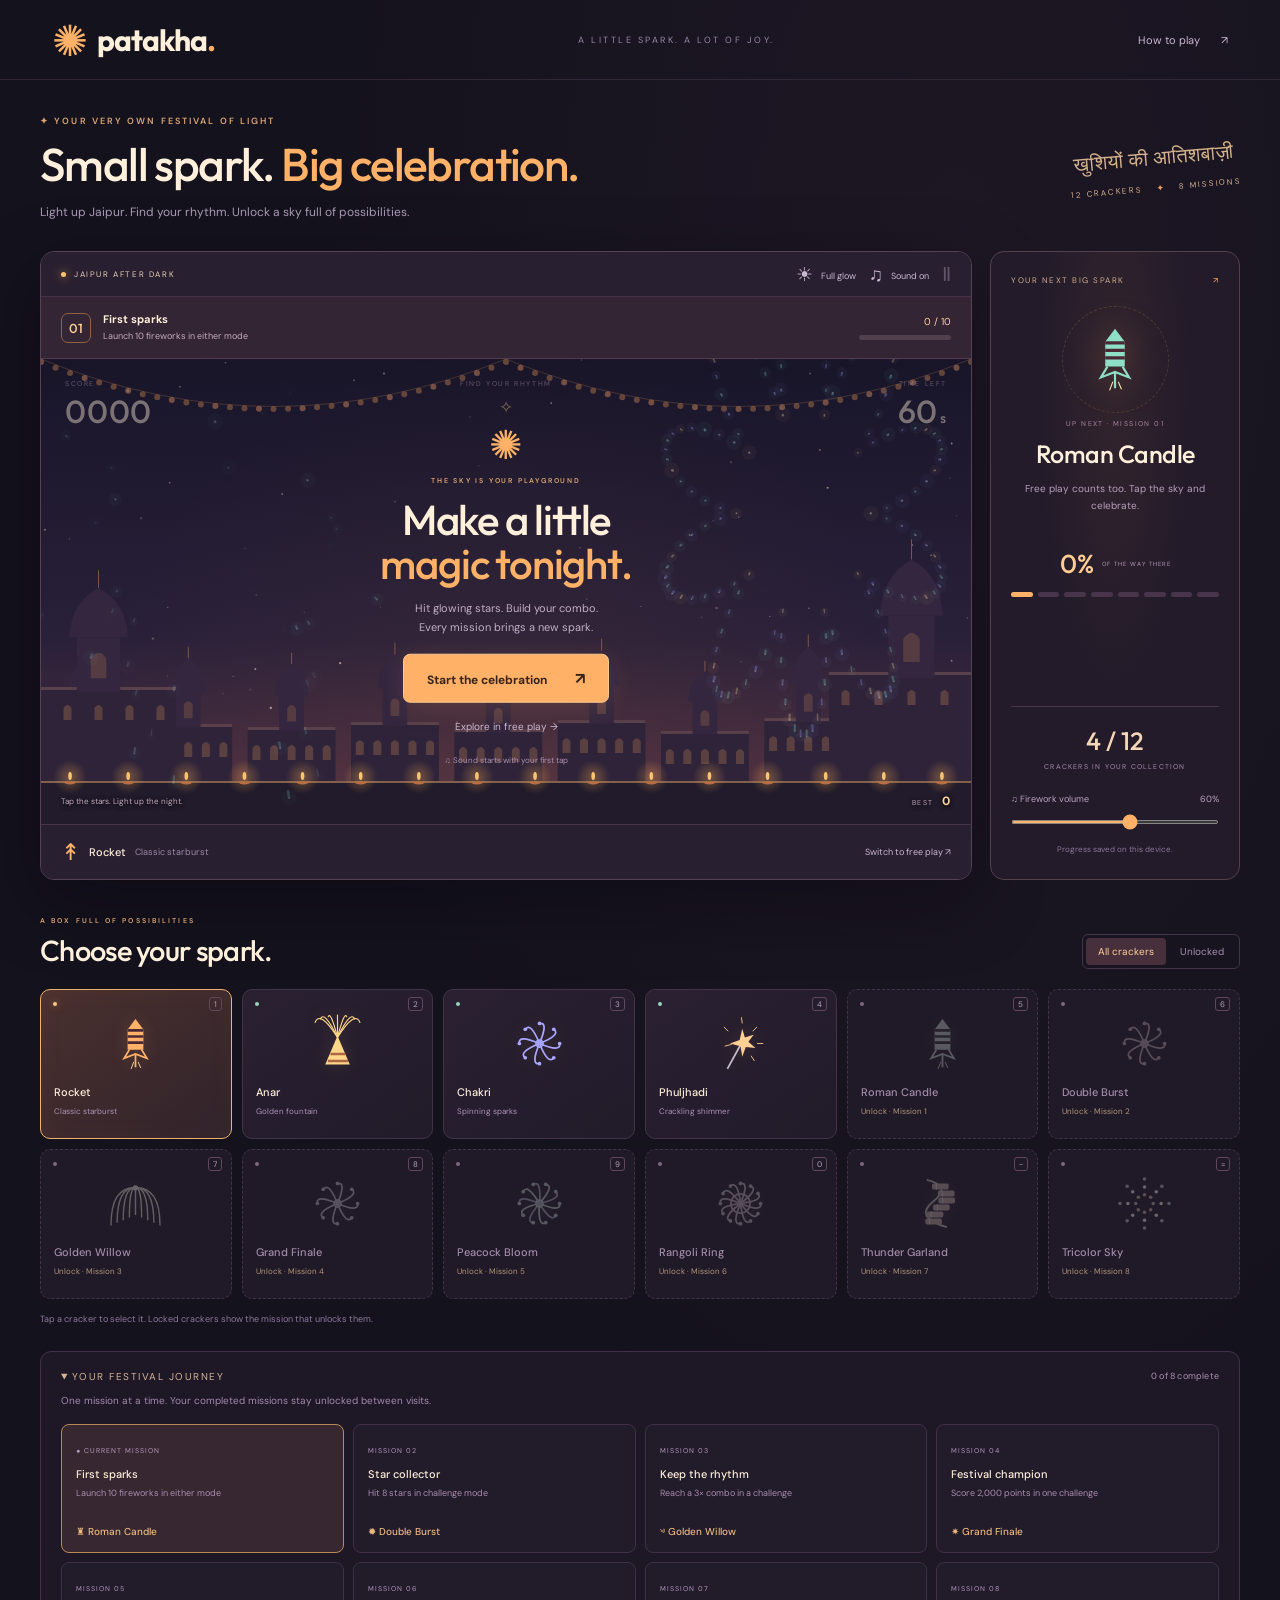
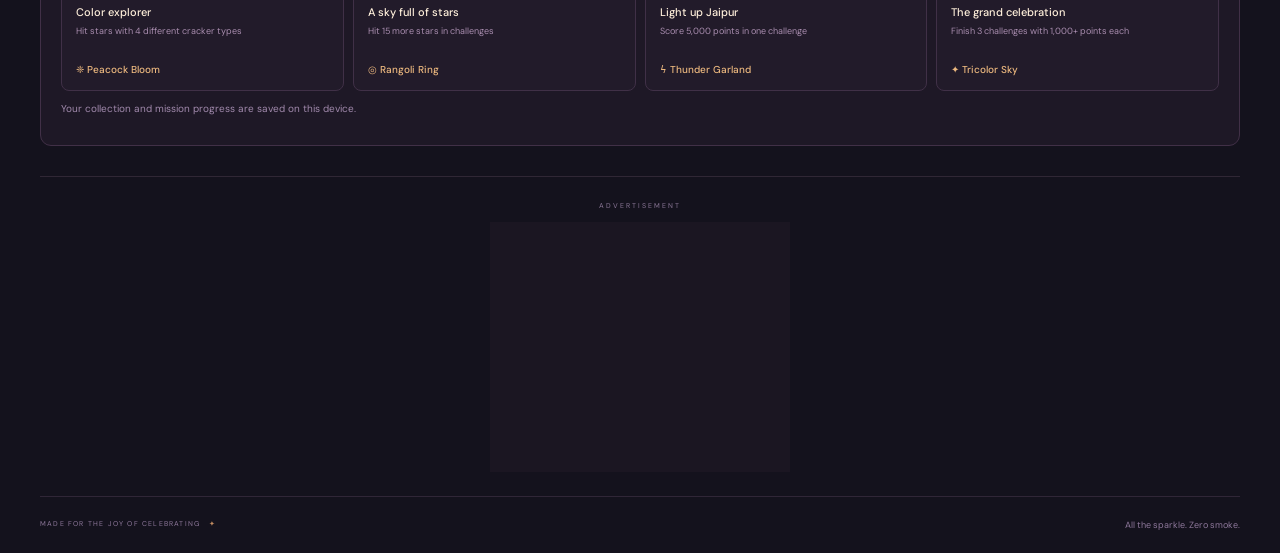
<file: index.html>
<!doctype html>
<html lang="en"><head><meta charset="utf-8"><meta name="viewport" content="width=device-width,initial-scale=1"><meta name="theme-color" content="#14121d"><meta name="description" content="Your own Indian festival night. Launch 12 fireworks, complete eight missions, and light up Jaipur in Patakha."><title>Patakha — Light up the night</title><link rel="stylesheet" href="style.css"></head>
<body>
<header class="nav"><a href="./" class="brand" aria-label="Patakha home"><span>✺</span>patakha<i>.</i></a><div class="nav-center">A LITTLE SPARK. A LOT OF JOY.</div><button class="text-button" id="help">How to play <span>↗</span></button></header>
<main>
<section class="intro"><div><p class="eyebrow">✦ YOUR VERY OWN FESTIVAL OF LIGHT</p><h1>Small spark.<br class="mobile-break"> <em>Big celebration.</em></h1><p class="intro-copy">Light up Jaipur. Find your rhythm. Unlock a sky full of possibilities.</p></div><div class="intro-mark"><span lang="hi">खुशियों की आतिशबाज़ी</span><div>12 CRACKERS <b>✦</b> 8 MISSIONS</div></div></section>
<div class="play-layout">
<section class="game-shell" aria-label="Fireworks game">
<div class="game-top"><div class="scene-label"><span class="live-dot"></span> JAIPUR AFTER DARK</div><div class="top-controls"><button id="glow" class="icon-button" aria-pressed="false" aria-label="Use softer lighting">☀ <span>Full glow</span></button><button id="sound" class="icon-button" aria-pressed="true" aria-label="Turn sound off">♫ <span>Sound on</span></button><button id="pause" class="icon-button" disabled aria-label="Pause game">Ⅱ</button></div></div>
<div class="mission-strip"><span class="mission-badge" id="missionNumber">01</span><div class="mission-copy"><b id="missionName">First sparks</b><span id="missionDescription">Launch 10 fireworks in either mode</span></div><div class="mission-meter"><span id="missionCount">0 / 10</span><progress id="missionProgress" value="0" max="10" aria-label="Current mission progress"></progress></div></div>
<div class="stage" id="stage"><canvas id="sky" tabindex="0" role="application" aria-label="Fireworks play area. Use arrow keys to aim and Space to launch. Number keys 1 to 9 select crackers; use 0 for Rangoli Ring, minus for Thunder Garland, equals for Tricolor Sky."></canvas>
<div class="hud"><div><span>SCORE</span><strong id="score">0000</strong></div><div class="combo"><span id="comboLabel">FIND YOUR RHYTHM</span><strong id="combo">✧</strong><progress id="comboMeter" value="0" max="3" aria-label="Combo time remaining"></progress></div><div class="timer"><span id="timeLabel">TIME LEFT</span><strong id="timer">60<small>s</small></strong></div></div>
<div class="welcome" id="welcome"><span class="welcome-flower">✺</span><span class="eyebrow">THE SKY IS YOUR PLAYGROUND</span><h2>Make a little<br><em>magic tonight.</em></h2><p>Hit glowing stars. Build your combo.<br>Every mission brings a new spark.</p><button class="primary" id="start">Start the celebration <span>↗</span></button><button class="text-button" id="freeplay">Explore in free play →</button><span class="audio-hint" id="audioHint">♫ Sound starts with your first tap</span></div>
<div class="paused hidden" id="paused"><span class="eyebrow">TAKE YOUR TIME</span><h2>A little breather.</h2><p>Your timer and fireworks are paused.</p><button class="primary" id="resume">Keep celebrating →</button></div>
<div class="results hidden" id="results" role="dialog" aria-modal="true" aria-labelledby="resultTitle"><span class="eyebrow" id="resultMedal">A NIGHT TO REMEMBER</span><h2 id="resultTitle">You lit up the night.</h2><div class="result-score" id="finalScore">0</div><div class="round-stats"><div><b id="roundHits">0</b><span>STARS HIT</span></div><div><b id="roundCombo">0×</b><span>BEST COMBO</span></div><div><b id="roundAccuracy">0%</b><span>ACCURACY</span></div></div><p id="resultSummary"></p><div class="result-next"><span>NEXT UP</span><b id="resultNext">First sparks</b><small id="resultProgress"></small></div><button class="primary" id="again">Continue the journey ↗</button><button class="text-button" id="resultFree">Just enjoy the fireworks →</button></div>
<div class="unlock-toast hidden" id="unlockToast" role="status"><div><small>YOUR FESTIVAL JOURNEY</small><span id="unlockMessage"></span></div><button id="equipUnlock">Try it ↗</button><button id="dismissUnlock" aria-label="Dismiss notification">×</button></div>
<div class="stage-bottom"><span id="stageHint">Tap the stars. Light up the night.</span><span>BEST <b id="best">0</b></span></div></div>
<div class="game-bottom"><span class="selected-label"><i id="selectedIcon">↟</i><b id="selectedName">Rocket</b><span id="selectedStyle">Classic starburst</span></span><button id="mode" class="text-button">Switch to free play ↗</button></div>
</section>
<aside class="journey-panel"><div class="panel-kicker">YOUR NEXT BIG SPARK <span>↗</span></div><div class="reward-art" id="rewardArt" aria-hidden="true">♜</div><span class="reward-caption" id="rewardCaption">UP NEXT · MISSION 01</span><h2 id="missionReward">Roman Candle</h2><p id="missionHint">Launch 10 fireworks to make it yours. Free play counts too.</p><div class="reward-progress"><strong id="rewardPercent">0%</strong><span>OF THE WAY THERE</span></div><div class="journey-mini" id="journeyMini" aria-label="Unlock journey"></div><div class="collection-stat"><b id="collectionCount">4 / 12</b><span>CRACKERS IN YOUR COLLECTION</span></div><div class="audio-settings"><label for="volume">♫ Firework volume <span id="volumeValue">60%</span></label><input id="volume" type="range" min="5" max="100" value="60" aria-label="Firework volume"></div><p id="storageNotice" class="save-note">Progress saved on this device.</p></aside>
</div>
<section class="collection" aria-labelledby="collectionHeading"><div class="section-heading"><div><span class="eyebrow">A BOX FULL OF POSSIBILITIES</span><h2 id="collectionHeading">Choose your spark.</h2></div><div class="collection-filters" role="group" aria-label="Filter crackers"><button id="filterAll" aria-pressed="true">All crackers</button><button id="filterUnlocked" aria-pressed="false">Unlocked</button></div></div><div class="fireworks" id="fireworkCards" role="group" aria-label="Choose firework"></div><p class="keyboard-note">Tap a cracker to select it. Locked crackers show the mission that unlocks them.</p></section>
<details class="missions" open><summary>YOUR FESTIVAL JOURNEY <span id="journeyCount">0 of 8 complete</span></summary><p class="mission-note">One mission at a time. Your completed missions stay unlocked between visits.</p><div class="mission-cards" id="missionCards"></div><p class="save-note" id="saveNote">Your collection and mission progress are saved on this device.</p></details>
<section class="ad-placement" aria-label="Advertisement"><span class="ad-label">ADVERTISEMENT</span><iframe class="ad-banner" src="ad-banner.html" title="Advertisement from Adsterra" width="300" height="250" loading="lazy" scrolling="no"></iframe></section>
<footer><span>MADE FOR THE JOY OF CELEBRATING <i>✦</i></span><span>All the sparkle. Zero smoke.</span></footer>
</main>
<dialog id="helpDialog"><button id="closeHelp" class="close" aria-label="Close instructions">×</button><span class="eyebrow">LET THERE BE LIGHT</span><h2>A little spark goes a long way.</h2><ol><li>Choose a cracker and tap a glowing star to launch. Each hit starts at <b>100 points</b>.</li><li>Chain hits less than 3 seconds apart to build up to a <b>5× combo</b>. A miss breaks the chain.</li><li>Golden bonus stars are worth <b>double points</b>. Watch for them as the round progresses.</li><li>Finish eight missions in order to unlock all <b>12 crackers</b>. The first mission works in either mode; the others need challenge mode.</li></ol><p>Each round lasts 60 seconds. Fireworks launched before time runs out still count. Aim for 1,000, 3,000, or 6,000 points to earn a bronze, silver, or gold round medal.</p><p><b>Keyboard:</b> arrows aim; Space launches; P pauses. Keys 1–9, 0, − and = select the 12 crackers. Locked crackers must be earned first.</p><p>Sound is on by default and starts after a tap or keypress. You can mute it or change the volume. Soft glow makes the lighting gentler.</p><button id="gotIt" class="primary">Let’s play ↗</button></dialog>
<script src="audio.js"></script><script src="progression.js"></script><script src="effects.js"></script><script src="scene.js"></script><script src="game.js"></script>
</body></html>
</file>
<file: style.css>
@import url('https://fonts.googleapis.com/css2?family=DM+Sans:wght@400;500;600;700&family=Outfit:wght@400;500;600;700;800&display=swap');
:root{color-scheme:dark;--bg:#14121d;--panel:#221c2b;--line:#3e3247;--muted:#ac9bb7;--cream:#fff0db;--orange:#ffb267;--mint:#9ed7c3}*{box-sizing:border-box}body{margin:0;background:radial-gradient(ellipse at 75% 12%,#30203355,transparent 48%),var(--bg);color:var(--cream);font-family:'DM Sans',sans-serif;font-size:14px}button,a,input{-webkit-tap-highlight-color:transparent}button{font:inherit;cursor:pointer;color:inherit;transition:background .18s,border-color .18s,transform .18s}button:disabled{opacity:.35;cursor:default}button:focus-visible,a:focus-visible,summary:focus-visible,input:focus-visible,canvas:focus-visible{outline:2px solid #ffd899;outline-offset:4px}.hidden{display:none!important}.nav{max-width:1440px;margin:auto;padding:0 52px;display:flex;align-items:center;justify-content:space-between;height:80px;border-bottom:1px solid #302638}.brand{display:flex;align-items:center;font-family:Outfit,sans-serif;font-size:30px;font-weight:700;letter-spacing:-1px;text-decoration:none;color:var(--cream)}.brand span{color:var(--orange);font-size:43px;margin-right:10px;font-weight:400}.brand i{font-style:normal;color:var(--orange)}.nav-center{font-size:9px;letter-spacing:2.5px;color:#9988a5}.text-button{background:none;border:0;padding:8px 0;color:#cbb7d1;font-size:11px}.text-button:hover{color:var(--orange)}.nav .text-button span{margin-left:18px}main{max-width:1336px;padding:35px 40px 0;margin:auto}.intro{display:flex;justify-content:space-between;align-items:center;margin-bottom:29px}.eyebrow{display:block;color:#dca574;font-size:9px;letter-spacing:2.1px;font-weight:600;margin:0}.intro h1{font:500 46px/1.15 Outfit,sans-serif;letter-spacing:-1.6px;margin:11px 0}.intro h1 em,h2 em{font-style:normal;color:var(--orange)}.intro-copy{font-size:12px;color:var(--muted);margin:0;line-height:1.7}.intro-mark{text-align:center;transform:rotate(-5deg);color:#d4b18b}.intro-mark>span{font-size:20px}.intro-mark>div{font-size:8px;letter-spacing:1.8px;margin-top:12px}.intro-mark b{color:#e49e60;padding:0 10px}.mobile-break{display:none}.play-layout{display:grid;grid-template-columns:minmax(0,1fr)250px;gap:18px;align-items:stretch}.game-shell{border:1px solid #574154;border-radius:14px;overflow:hidden;box-shadow:0 22px 70px #07040c66;min-width:0}.game-top{display:flex;align-items:center;justify-content:space-between;padding:0 20px;height:45px;background:#281f30;border-bottom:1px solid #453047}.scene-label{font-size:8px;letter-spacing:1.6px;display:flex;gap:8px;align-items:center;color:#ead1b5}.live-dot{width:5px;height:5px;border-radius:50%;background:#ffc36c;box-shadow:0 0 10px #ffb157}.top-controls{display:flex;align-items:center;gap:13px}.icon-button{padding:3px 0;background:none;border:0;font-size:19px;color:#cbb9d2}.icon-button span{font-size:9px;margin-left:3px;vertical-align:middle}.mission-strip{display:flex;gap:12px;align-items:center;background:#332533;padding:12px 20px;border-bottom:1px solid #543a4e;min-height:62px}.mission-badge{height:30px;width:30px;border:1px solid #906145;color:#ffd09a;border-radius:7px;display:grid;place-items:center;font:500 13px Outfit,sans-serif;flex-shrink:0}.mission-copy{display:flex;flex-direction:column;gap:4px;flex:1;min-width:0}.mission-copy b{font-size:11px}.mission-copy>span{font-size:9px;line-height:1.4;color:#c3acbf}.mission-meter{width:92px;flex-shrink:0;font-size:10px;text-align:right;color:#ffd298}progress{display:block;width:100%;height:5px;border:0;appearance:none;border-radius:6px;background:#51404d;overflow:hidden;margin-top:7px}progress::-webkit-progress-bar{background:#51404d}progress::-webkit-progress-value{background:var(--orange);border-radius:6px}progress::-moz-progress-bar{background:var(--orange);border-radius:6px}.stage{height:465px;position:relative;isolation:isolate;background:#191426;overflow:hidden}canvas{display:block;width:100%;height:100%;touch-action:none;cursor:crosshair}.hud{position:absolute;inset:20px 24px auto;display:flex;justify-content:space-between;pointer-events:none;opacity:.42}.hud>div{min-width:65px}.hud span{display:block;font-size:7px;letter-spacing:1.6px;color:#c5aecb}.hud strong{display:block;font:500 32px/1.2 Outfit,sans-serif;letter-spacing:.8px;margin-top:4px}.hud .combo{position:absolute;left:50%;transform:translateX(-50%);width:170px;text-align:center}.hud .combo strong{font-size:17px;color:#ffd194;margin-top:9px}.hud .combo progress{width:90px;margin:8px auto 0;height:3px;opacity:0}.hud .combo.has-combo progress{opacity:1}.timer{text-align:right}.timer small{font-size:14px;margin-left:2px}.timer.urgent strong{color:#ff9d93}.welcome,.paused,.results{position:absolute;z-index:3;top:50%;left:50%;transform:translate(-50%,-50%);text-align:center;width:490px;max-width:94%}.welcome-flower{display:block;font-size:40px;color:var(--orange);margin-bottom:5px}.welcome .eyebrow{font-size:7px;letter-spacing:1.8px}h2{font-family:Outfit,sans-serif;font-weight:500}.welcome h2{font-size:42px;line-height:1.05;letter-spacing:-1.2px;margin:13px 0}.welcome p{color:#c2aec8;font-size:11px;line-height:1.7;margin:0 0 18px}.primary{border:1px solid #ffc98e;border-radius:7px;background:var(--orange);color:#3a231a;padding:13px 23px;font-size:12px;font-weight:700;box-shadow:0 5px 26px #ffb16a22}.primary:hover{background:#ffc183;transform:translateY(-1px)}.primary>span{margin-left:25px;font-size:16px}.welcome .text-button{display:block;margin:9px auto 0;font-size:10px}.audio-hint{display:block;font-size:8px;margin-top:14px;color:#ae92af}.stage-bottom{position:absolute;pointer-events:none;bottom:15px;left:20px;right:20px;display:flex;justify-content:space-between;gap:12px;align-items:center;font-size:8px;color:#c3a9bc;text-shadow:0 1px 5px #000}.stage-bottom>span:last-child{font-size:7px;letter-spacing:1.1px;white-space:nowrap}.stage-bottom b{font-size:12px;color:#ffd59b;margin-left:6px}.game-bottom{display:flex;justify-content:space-between;align-items:center;background:#281f30;padding:12px 20px;border-top:1px solid #483449;gap:10px}.selected-label{display:flex;align-items:center;gap:9px}.selected-label i{font-size:23px;font-style:normal;color:var(--orange)}.selected-label b{font-size:11px;font-weight:500}.selected-label>span{font-size:9px;color:#9d8aa8}.game-bottom .text-button{font-size:9px;white-space:nowrap}.journey-panel{border:1px solid #55404c;border-radius:14px;background:radial-gradient(ellipse at 50% 22%,#80523929,transparent 45%),#231b2a;padding:23px 20px;display:flex;flex-direction:column;text-align:center;min-width:0}.panel-kicker{font-size:8px;letter-spacing:1.5px;color:#d1ad8d;display:flex;justify-content:space-between}.panel-kicker span{color:#ffb365}.reward-art{height:120px;display:grid;place-items:center;color:var(--orange);font-size:68px;margin-top:14px;position:relative}.reward-art:before{content:'';position:absolute;width:105px;height:105px;border:1px dashed #b4804944;border-radius:50%;transform:rotate(20deg)}.reward-art svg{width:78px;height:78px;filter:drop-shadow(0 0 18px #ffa45744)}.reward-caption{font-size:7px;letter-spacing:1.4px;color:#aa859f}.journey-panel h2{font-size:25px;letter-spacing:-.5px;margin:10px 0}.journey-panel>p{font-size:10px;color:#ba9fbd;line-height:1.7;min-height:50px;margin:0}.reward-progress{display:flex;justify-content:center;align-items:center;gap:8px;margin-top:17px}.reward-progress strong{font:500 26px Outfit,sans-serif;color:#ffcc91}.reward-progress span{font-size:6px;letter-spacing:1px;color:#b59bba}.journey-mini{display:flex;gap:5px;justify-content:center;margin:12px 0 25px}.journey-mini span{height:5px;flex:1;background:#49354b;border-radius:4px}.journey-mini span.complete{background:#b9d9a4}.journey-mini span.active{background:var(--orange)}.collection-stat{border-top:1px solid #4a3548;padding-top:18px;display:flex;flex-direction:column;gap:5px;margin-top:auto}.collection-stat b{font:500 25px Outfit,sans-serif;color:#f3d7b6}.collection-stat span{font-size:7px;letter-spacing:1.2px;color:#a68cae}.audio-settings{margin-top:22px;text-align:left}.audio-settings label{font-size:9px;color:#bda4c1;display:flex;justify-content:space-between;gap:7px}.audio-settings input{width:100%;height:4px;margin:15px 0 10px;accent-color:var(--orange);cursor:pointer}.journey-panel .save-note{min-height:0;font-size:8px;margin-top:9px;color:#8d789a}.section-heading{display:flex;justify-content:space-between;align-items:flex-end;gap:15px;margin-bottom:20px}.collection{margin:36px 0 26px}.section-heading h2{font-size:29px;letter-spacing:-.7px;margin:7px 0 0}.section-heading .eyebrow{font-size:7px}.collection-filters{display:flex;border:1px solid #453449;border-radius:6px;padding:3px;gap:2px}.collection-filters button{padding:7px 12px;background:none;border:0;border-radius:4px;font-size:10px;color:#a58eaf}.collection-filters button[aria-pressed=true]{background:#47303b;color:#ffd09a}.fireworks{display:grid;grid-template-columns:repeat(6,minmax(0,1fr));gap:10px}.firework{position:relative;text-align:left;min-width:0;border:1px solid #443348;background:linear-gradient(145deg,#2a2031,#211b2a);border-radius:10px;padding:13px 13px 15px;min-height:150px}.firework:hover{border-color:#9b7358;transform:translateY(-2px)}.firework.selected{background:linear-gradient(145deg,#4a302e,#30232b);border-color:#f0b070;box-shadow:inset 0 0 30px #ffb56909}.fw-art{display:flex;justify-content:center;align-items:center;height:67px;margin-bottom:8px;color:var(--orange)}.fw-art svg{height:63px;width:63px;filter:drop-shadow(0 0 8px #ffb15f22)}.fw-text b{font-size:11px;font-weight:500;display:block;white-space:nowrap}.fw-text small{font-size:8px;display:block;line-height:1.5;margin-top:6px;color:#ae92b8}.firework kbd{position:absolute;right:9px;top:7px;font:8px 'DM Sans',sans-serif;border:1px solid #60475d;border-radius:3px;padding:1px 4px;color:#baa0bf}.firework .status-dot{position:absolute;top:12px;left:12px;width:4px;height:4px;border-radius:50%;background:#98d4ba}.firework.locked{background:#201a28;border-style:dashed}.firework.locked .fw-art{opacity:.35;filter:grayscale(.8)}.firework.locked .fw-text b{color:#a28ba9}.firework.locked .fw-text small{color:#b19577}.firework.locked .status-dot{background:#806780}.firework.selected .status-dot{background:#ffc483;box-shadow:0 0 6px #ffb16188}.keyboard-note{font-size:9px;color:#8f789c;margin:14px 0 0}.missions{padding:18px 20px;background:#1e1826;border:1px solid #413047;border-radius:11px}.missions summary{cursor:pointer;color:#d5b398;font-size:10px;letter-spacing:1.5px}.missions summary>span{float:right;font-size:9px;letter-spacing:.2px;color:#aa90b2}.mission-note,.save-note{font-size:10px;color:#a28aad;line-height:1.6}.mission-cards{display:grid;grid-template-columns:repeat(4,1fr);gap:9px;margin-top:15px}.mission-card{padding:14px;border:1px solid #403047;border-radius:8px;background:#221b2a}.mission-card.current{border-color:#b88a58;background:#362730}.mission-card.done{border-color:#416a57;background:#202b29}.mission-card>span{font-size:7px;letter-spacing:1px;color:#b498bd}.mission-card.done>span{color:#a9d2b8}.mission-card h3{font-size:11px;font-weight:500;margin:10px 0 6px}.mission-card p{font-size:9px;line-height:1.5;color:#a98daf;min-height:28px;margin:0}.mission-card strong{font-size:10px;font-weight:500;color:#edb97f;display:block;margin-top:10px}.mission-card button{border:0;background:none;color:#e4b580;font-size:9px;padding:10px 0 0}.ad-placement{display:grid;justify-items:center;gap:12px;margin:30px 0 0;padding:24px 0;border-top:1px solid #302735}.ad-label{font-size:7px;letter-spacing:2px;color:#8c7898}.ad-banner{display:block;width:300px;height:250px;border:0;background:#1b1622;color-scheme:normal}footer{border-top:1px solid #302637;display:flex;justify-content:space-between;gap:15px;padding:22px 0;color:#8e789b;font-size:9px}footer>span:first-child{font-size:7px;letter-spacing:1.2px}footer i{font-style:normal;color:#c28c61;margin-left:6px}body.playing .hud{opacity:1}.paused,.results{background:#241a30f5;border:1px solid #956c5544;border-radius:12px;box-shadow:0 0 80px #150c20aa;padding:25px 26px}.paused h2{font-size:30px;margin:15px 0}.paused p{font-size:11px;color:#bb9dc6;margin-bottom:20px}.results{max-width:92%;width:440px;padding:20px 22px}.results .eyebrow{font-size:8px}.results h2{font-size:25px;margin:9px 0 0;letter-spacing:-.5px}.result-score{font:600 48px/1.15 Outfit,sans-serif;color:var(--orange);margin:5px 0 12px}.round-stats{display:grid;grid-template-columns:repeat(3,1fr);border-top:1px solid #46304c;border-bottom:1px solid #46304c;padding:10px 0}.round-stats b{font:500 20px Outfit,sans-serif;display:block;color:#f6d6af}.round-stats span{font-size:6px;letter-spacing:1.1px;color:#a88cb4}.results p{font-size:10px;color:#c2a4c9;margin:10px 0}.result-next{background:#392a3c;border-radius:7px;padding:11px;margin:12px 0;text-align:left}.result-next>span{font-size:6px;letter-spacing:1.4px;display:block;color:#dba66d}.result-next b{display:block;font-size:11px;margin:5px 0;color:#f6d8b1}.result-next small{font-size:9px;color:#bda0c5;line-height:1.5;display:block}.results .primary{width:100%}.results .text-button{display:block;margin:7px auto 0;font-size:9px}.unlock-toast{position:absolute;z-index:5;left:50%;bottom:41px;transform:translateX(-50%);display:flex;align-items:center;gap:12px;background:#342539f7;border:1px solid #dba16b;border-radius:9px;padding:12px 14px;width:max-content;max-width:94%;box-shadow:0 7px 35px #0008}.unlock-toast>div{display:flex;flex-direction:column;gap:4px}.unlock-toast small{font-size:6px;letter-spacing:1.3px;color:#bda0ba}.unlock-toast span{font-size:11px;line-height:1.4;max-width:290px;color:#ffe0af}.unlock-toast button{padding:8px 10px;border:0;background:#ffbd7c;border-radius:4px;font-size:10px;color:#372319;white-space:nowrap}.unlock-toast button:last-child{background:none;color:#d2b4d8;font-size:18px;padding:4px}dialog{border:1px solid #654459;border-radius:14px;background:#251c30;color:var(--cream);width:calc(100% - 30px);max-width:500px;padding:30px;max-height:90vh;overflow:auto}dialog::backdrop{background:#100a1ed9;backdrop-filter:blur(5px)}dialog h2{font-size:30px;line-height:1.1;letter-spacing:-.7px}dialog p,dialog li{font-size:12px;line-height:1.7;color:#cbb4d1}dialog li{margin:8px 0}dialog ol{padding-left:19px}.close{position:absolute;right:14px;top:10px;background:none;border:0;color:#b99bc4;font-size:25px}.mission-strip.mission-complete{border-bottom-color:#b2d6a3}.stage:has(.results:not(.hidden)) .hud{opacity:.25}
@media(min-width:1450px){.stage{height:500px}.intro{margin-bottom:35px}main{padding-top:42px}}
@media(max-width:1100px){.play-layout{grid-template-columns:minmax(0,1fr)220px;gap:13px}.journey-panel{padding:20px 16px}.fireworks{grid-template-columns:repeat(4,minmax(0,1fr))}.selected-label>span{display:none}.intro h1{font-size:39px}.intro-mark>span{font-size:17px}.top-controls{gap:9px}.game-top{padding:0 15px}.scene-label{font-size:7px;letter-spacing:1px}}
@media(max-width:800px){.nav{height:70px;padding:0 25px}.nav-center{display:none}main{padding:25px 22px 0}.intro-mark{display:none}.play-layout{grid-template-columns:1fr}.journey-panel{display:grid;grid-template-columns:80px 1fr 100px;text-align:left;gap:0 14px;padding:18px}.panel-kicker{grid-column:2 / 4;margin-bottom:8px}.reward-art{grid-column:1;grid-row:1 / 5;height:95px;margin:0;font-size:45px}.reward-art:before{width:75px;height:75px}.reward-art svg{height:60px;width:60px}.reward-caption{grid-column:2;grid-row:2;font-size:6px}.journey-panel h2{grid-column:2;grid-row:3;font-size:21px;margin:5px 0}.journey-panel>p:not(.save-note){grid-column:2 / 4;grid-row:4;min-height:0;font-size:9px}.reward-progress{grid-column:3;grid-row:2 / 4;margin:0;flex-direction:column;gap:0}.reward-progress strong{font-size:23px}.reward-progress span{font-size:5px}.journey-mini{grid-column:1 / 4;margin:16px 0}.collection-stat{grid-column:1 / 3;border-top:0;padding:0;text-align:left;margin:auto 0}.collection-stat b{font-size:20px}.collection-stat span{font-size:6px}.audio-settings{grid-column:3;margin-top:0}.audio-settings label{font-size:7px}.journey-panel .save-note{display:none}.mission-cards{grid-template-columns:repeat(2,1fr)}.fireworks{grid-template-columns:repeat(4,minmax(0,1fr))}.fw-text b{font-size:10px}.game-top .scene-label{font-size:8px}.stage{height:470px}}
@media(max-width:500px){.nav{padding:0 18px;height:65px}.brand{font-size:26px}.brand span{font-size:36px}.nav .text-button{font-size:10px}main{padding:22px 14px 0}.intro h1{font-size:35px;line-height:1.08;margin:10px 0;letter-spacing:-1px}.mobile-break{display:block}.intro .eyebrow{font-size:7px;letter-spacing:1.5px}.intro-copy{font-size:10px;max-width:270px}.intro{margin-bottom:23px}.game-top{padding:0 11px;height:41px}.game-top .scene-label{font-size:6px;letter-spacing:.7px}.top-controls{gap:8px}.icon-button{font-size:16px}.icon-button span{font-size:7px;margin-left:1px}.mission-strip{padding:11px;gap:9px}.mission-badge{width:25px;height:27px;font-size:11px}.mission-copy b{font-size:10px}.mission-copy>span{font-size:8px}.mission-meter{width:65px;font-size:9px}.stage{height:470px}.hud{inset:18px 14px auto}.hud strong{font-size:27px}.hud span{font-size:6px}.hud .combo{width:135px}.hud .combo strong{font-size:13px;margin-top:8px}.hud .combo progress{width:70px}.hud .combo span{font-size:5px;letter-spacing:.8px}.welcome h2{font-size:37px}.welcome .eyebrow{font-size:6px}.welcome p{font-size:10px}.welcome-flower{font-size:37px}.stage-bottom{left:12px;right:12px;font-size:7px}.stage-bottom>span:last-child{font-size:6px}.stage-bottom b{font-size:10px}.game-bottom{padding:10px 12px}.selected-label b{font-size:10px}.game-bottom .text-button{font-size:8px}.journey-panel{grid-template-columns:65px 1fr 80px;padding:15px;gap:0 10px}.panel-kicker{font-size:6px}.journey-panel h2{font-size:20px}.reward-art{height:85px}.reward-art:before{width:64px;height:64px}.reward-art svg{height:52px;width:52px}.audio-settings label{font-size:6px}.section-heading{align-items:flex-start;gap:10px}.section-heading h2{font-size:25px}.section-heading .eyebrow{font-size:6px;letter-spacing:1px}.collection-filters button{font-size:8px;padding:7px 8px}.collection{margin-top:28px}.fireworks{grid-template-columns:repeat(3,minmax(0,1fr));gap:8px}.firework{padding:10px 8px 12px;min-height:137px}.fw-art{height:55px;margin:10px 0 8px}.fw-art svg{height:51px;width:51px}.fw-text b{font-size:9px;letter-spacing:-.15px}.fw-text small{font-size:7px}.firework kbd{font-size:7px;top:7px;right:7px}.firework .status-dot{left:9px;top:11px}.keyboard-note{font-size:8px;line-height:1.6}.missions{padding:15px 12px}.missions summary{font-size:8px;letter-spacing:.8px}.missions summary>span{font-size:8px}.mission-note,.save-note{font-size:9px}.mission-card{padding:12px 10px}.mission-card h3{font-size:10px}.mission-card>span{font-size:6px}.mission-card p{font-size:8px}.mission-card strong{font-size:9px}.results{padding:20px 16px}.results h2{font-size:23px}.result-score{font-size:44px}.result-next small{font-size:8px}.unlock-toast{padding:10px;gap:7px}.unlock-toast span{font-size:10px;max-width:175px}.unlock-toast button{font-size:9px;padding:7px}.ad-placement{margin-inline:-14px}footer{font-size:7px;gap:15px}footer>span:first-child{font-size:6px;max-width:180px;line-height:1.5}}
@media(prefers-reduced-motion:reduce){button{transition:none}.primary:hover,.firework:hover{transform:none}}
</file>
